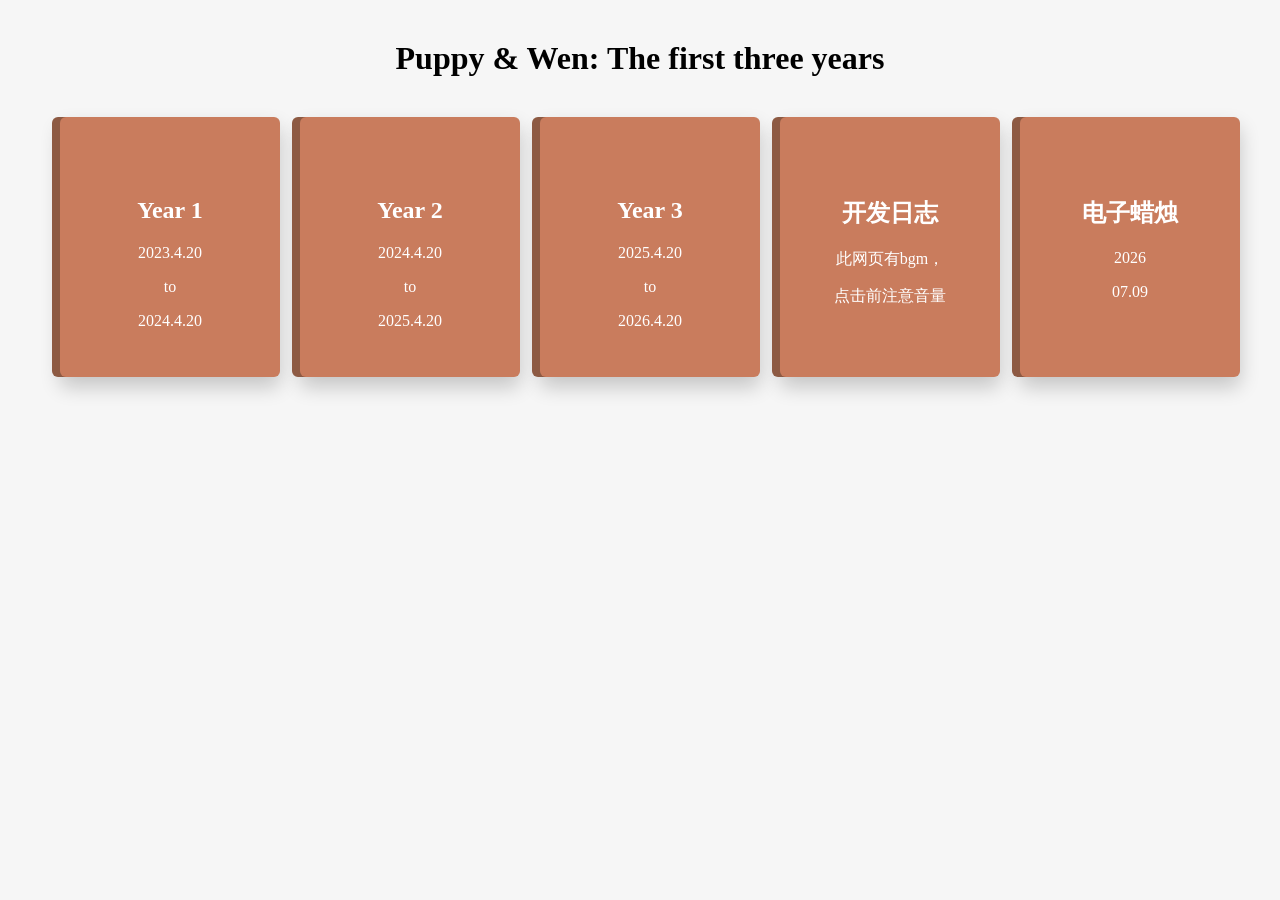
<file: index.html>
<!DOCTYPE html>
<html>

<head>

<meta charset="UTF-8">
<title>Our Diaries</title>

<link rel="stylesheet" href="css/style.css">
<meta name="viewport" content="width=device-width, initial-scale=1">
</head>

<body>

<h1 class="title">Puppy & Wen: The first three years</h1>

<div class="book-grid">

    <a href="blog/year_one.html" class="book">

        <div class="book-cover">
        
        <h2>Year 1</h2>
        
        <p>2023.4.20</p>
        <p>to</p>
        <p>2024.4.20</p>
        
        </div>
        
    </a>

    <a href="blog/year_two.html" class="book">

        <div class="book-cover">
        
        <h2>Year 2</h2>
        
        <p>2024.4.20</p>
        <p>to</p>
        <p>2025.4.20</p>
        
        </div>
        
    </a>

    <a href="blog/year_three.html" class="book">

        <div class="book-cover">
        
        <h2>Year 3</h2>
        
        <p>2025.4.20</p>
        <p>to</p>
        <p>2026.4.20</p>
        
        </div>
        
    </a>

    <a href="blog/develop_log.html" class="book">

        <div class="book-cover">
        
        <h2>开发日志</h2>

        <p>此网页有bgm，</p>
        <p>点击前注意音量</p>
        
        </div>
        
    </a>

    <a href="blog/birthday_cake.html" class="book">

        <div class="book-cover">
        
        <h2>电子蜡烛</h2>

        <p>2026</p>
        <p>07.09</p>
        
        </div>
        
    </a>


</div>


</body>

</html>
</file>
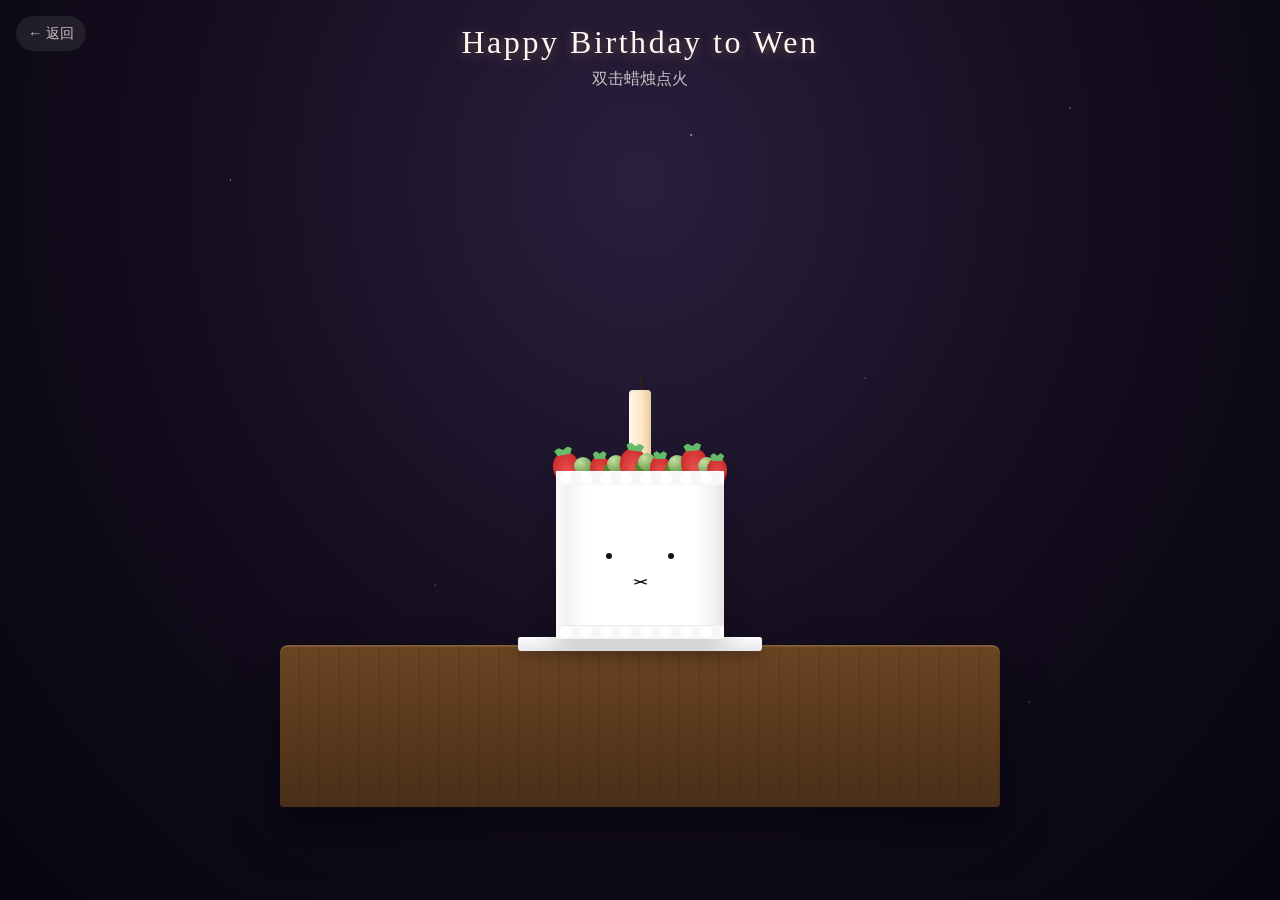
<file: blog/birthday_cake.html>
<!DOCTYPE html>
<html lang="zh">
<head>
  <meta charset="UTF-8">
  <meta name="viewport" content="width=device-width, initial-scale=1, viewport-fit=cover">
  <meta name="apple-mobile-web-app-capable" content="yes">
  <title>雯雯生日快乐</title>
  <link rel="stylesheet" href="../css/birthday_cake.css">
</head>
<body>

  <a class="back-link" href="../index.html">← 返回</a>

  <div class="scene">
    <div class="stars" aria-hidden="true"></div>

    <header class="title-bar">
      <h1>Happy Birthday to Wen</h1>
      <p class="hint" id="hint">双击蜡烛点火</p>
    </header>

    <div class="cake-stand">
      <div class="cake">
        <div class="cake-stack">
          <div class="candle-base">
            <div class="candle" id="candle"></div>
          </div>

          <div class="fruit-layer" aria-hidden="true">
            <div class="fruit-plane fruit-back">
              <span class="fruit grape" style="--x:8%;--y:8px"></span>
              <span class="fruit strawberry" style="--x:18%;--y:0"></span>
              <span class="fruit grape cluster" style="--x:28%;--y:10px"></span>
              <span class="fruit strawberry small" style="--x:38%;--y:0"></span>
              <span class="fruit grape" style="--x:48%;--y:12px"></span>
              <span class="fruit strawberry" style="--x:58%;--y:2px"></span>
              <span class="fruit grape cluster" style="--x:68%;--y:10px"></span>
              <span class="fruit strawberry small" style="--x:78%;--y:0"></span>
              <span class="fruit grape" style="--x:88%;--y:8px"></span>
              <span class="fruit strawberry" style="--x:94%;--y:5px"></span>
            </div>
            <div class="fruit-plane fruit-front">
              <span class="fruit strawberry" style="--x:6%;--y:14px"></span>
              <span class="fruit grape" style="--x:16%;--y:20px"></span>
              <span class="fruit strawberry small" style="--x:26%;--y:16px"></span>
              <span class="fruit grape cluster" style="--x:36%;--y:22px"></span>
              <span class="fruit strawberry" style="--x:46%;--y:18px"></span>
              <span class="fruit grape cluster" style="--x:54%;--y:24px"></span>
              <span class="fruit strawberry small" style="--x:62%;--y:16px"></span>
              <span class="fruit grape cluster" style="--x:72%;--y:22px"></span>
              <span class="fruit strawberry" style="--x:82%;--y:18px"></span>
              <span class="fruit grape" style="--x:90%;--y:20px"></span>
              <span class="fruit strawberry small" style="--x:96%;--y:14px"></span>
            </div>
          </div>

          <div class="cake-body">
            <div class="piped-edge piped-top"></div>
            <div class="miffy-face">
              <div class="miffy-eyes">
                <span class="eye"></span>
                <span class="eye"></span>
              </div>
              <span class="miffy-x" aria-hidden="true">
                <svg viewBox="0 0 32 14" width="32" height="14" fill="none" xmlns="http://www.w3.org/2000/svg">
                  <line x1="2" y1="12" x2="30" y2="2" stroke="#141414" stroke-width="3.5" stroke-linecap="round"/>
                  <line x1="2" y1="2" x2="30" y2="12" stroke="#141414" stroke-width="3.5" stroke-linecap="round"/>
                </svg>
              </span>
            </div>
            <div class="piped-edge piped-bottom"></div>
          </div>

          <div class="candle-upper" id="candleZone" aria-label="电子蜡烛，双击点火或吹灭">
            <div class="flame-wrap" id="flameWrap">
              <div class="flame-glow"></div>
              <div class="flame"></div>
              <div class="flame-inner"></div>
            </div>
            <div class="wick" id="wick"></div>
            <div class="smoke" id="smoke"></div>
          </div>
        </div>

        <div class="cake-board"></div>
      </div>

      <div class="table" aria-hidden="true"></div>
    </div>
  </div>

  <div class="blessing-stage" id="blessingStage" aria-live="polite"></div>

  <script src="../js/birthday_cake.js"></script>
</body>
</html>
</file>
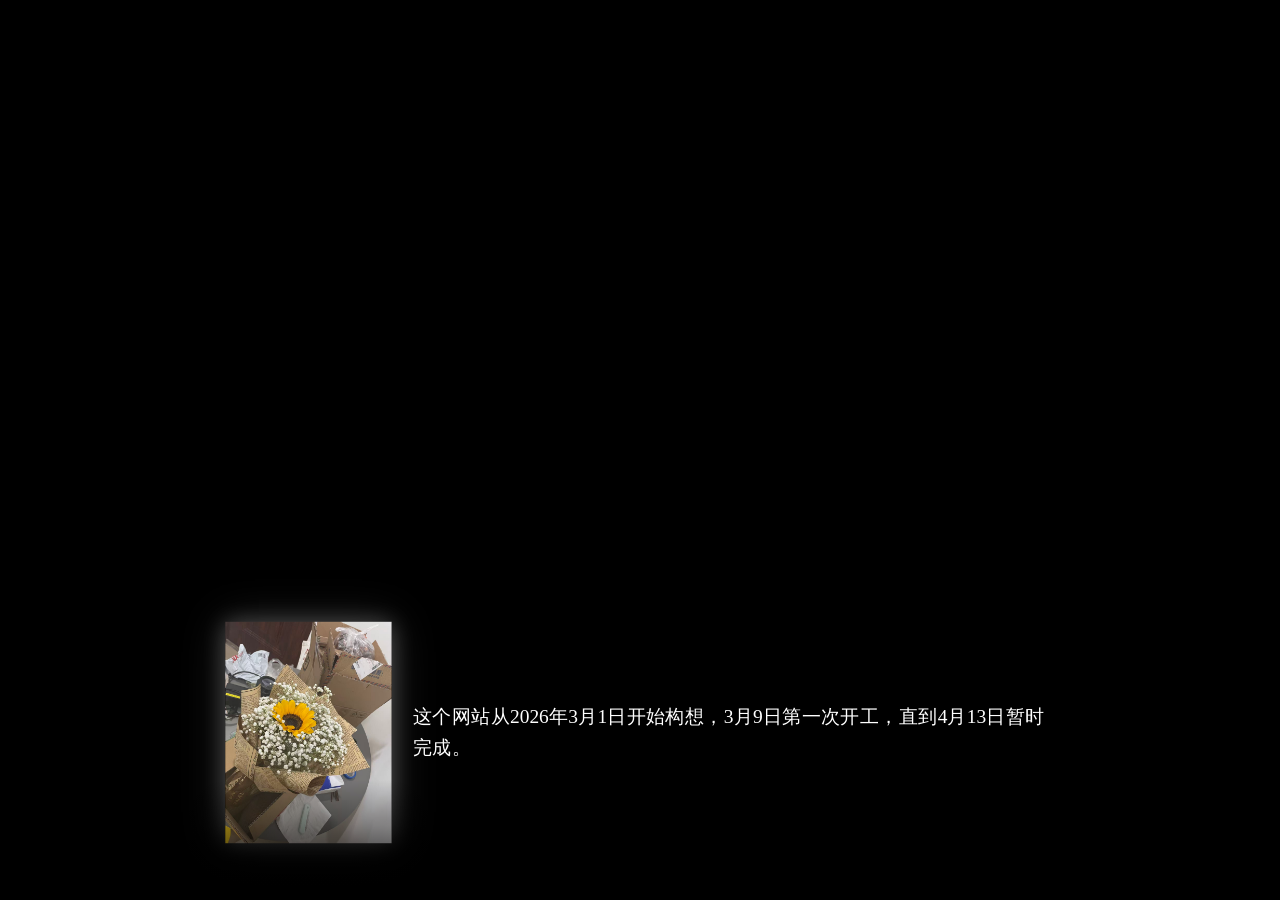
<file: blog/develop_log.html>
<!DOCTYPE html>
<html lang="zh">
<head>
<meta charset="UTF-8">
<title>develop diary</title>
<link rel="stylesheet" href="../css/develop_log.css">
</head>

<body>

<!-- 背景音乐 -->
<audio autoplay loop>
  <source src="../audio/music1.mp3" type="audio/mpeg">
</audio>

<div class="credits-container">

  <div class="credits">

    <!-- 每一段 -->
    <div class="block left">
      <img src="../images/flowers/f01.jpg">
      <p>这个网站从2026年3月1日开始构想，3月9日第一次开工，直到4月13日暂时完成。</p>
    </div>

    <div class="block right">
      <img src="../images/flowers/f02.jpg">
      <p>我很早就想给我们准备一些特别的节日礼物，正好从南岛回来阴差阳错看到有人把自己拍的照片做成像摄影杂志一样的纸质书籍。我自认为没有排出那么多适合印刷的照片，并且我也觉得平常生活中那些不是“大片级”的照片依然值得纪念，因此想到通过做一个网页
        来存放我们一起走过的记忆。最终网页呈现如此效果纯属偶然，我本来告诉GPT我想要图片和文字像杂志一样排版，每一页一张大图和短短的配文，但是它给我的样式却有一种拍立得小贴画的感觉，所以我决定从现在开始把它做成拍立得墙吧。
    </p>
      
    </div>

    <div class="block left">
      <img src="../images/flowers/f03.jpg">
      <p>我在小红书看到有人做网页表白，大家的评价都是吃力不讨好，确实初学者很难做出让人眼前一亮乃至感动的效果。现在看来确实吃力，制作网页远不是PPT那么简单，但是我相信一定是讨好的，因为我知道雯会欣赏一切我付出了汗水的东西，正是这样我才爱和雯在一起。
      </p>
    </div>

    <div class="block right">
      <img src="../images/flowers/f04.jpg">
      <p>3月10日 给拍立得添加了随机颜色，随机旋转和偏移，添加了随机胶带，添加了阴影，添加了鼠标悬停摆正放大效果。添加了滚动的时候照片浮动的效果（这个功能可能不是很必要，也许后期会删掉）
      </p>
    </div>

    <div class="block left">
      <img src="../images/flowers/f05.jpg">
      <p>3月11日 解决了拍立得浮动偏移的问题，今天还和雯雯吵了一架，委屈的时候都是靠贴照片挺过来的，每次看到我们以前一起的照片就会心里感到稳定！一个很纠结的点是有些很有纪念意义的事情没有很上镜的照片，比如雯雯第一次来南京找我、泡温泉，都没有很好的照片。
        今天想清楚了这件事，主要我做的还是照片墙，一眼浏览过去的效果很重要，特别有意义的事情我们都不会忘记的，不需要用照片来加强记忆，更多的是翻出一些意外好看的照片，唤起一些已经模糊的印象！
    </p>
    </div>

    <div class="block right">
      <img src="../images/flowers/f06.jpg">
      <p>3月16日 今天开始做第二年的内容。突然有了一点闲的时间，想尝试一些新的页面风格。GPT给我推荐了一些类似瀑布流的，但是我觉得容易注意力分配不均匀，因此尝试一下做时间轴吧
      </p>
    </div>

    <div class="block left">
      <img src="../images/flowers/f07.jpg">
      <p>3月17日 改了一个小时时间轴的风格，还是不咋满意，感觉这个风格手搓好难搞出高级感啊。。。调了很久，放弃了很多动态的设定，搞成现在这样静态的应该后面就不动了，似乎目前这样对于看图来说是最好的
      </p>
    </div>

    <div class="block right">
      <img src="../images/flowers/f08.jpg">
      <p>3月19日 着重解决一下手机端的显示问题。没想到这年头仍然没有很成熟的一站式解决方案，一个网站想要电脑手机都好看还是很困难啊。。。堪比同时写两套网页还要嵌合在一个html里面。今天真的是发散思维好丰富啊，已经把
        新的第三个页面想好了，准备搞一个世界地图，然后照片浮动在地图上面。同时我准备把这个日志页面改成一个电影结束一样的致谢，嘻嘻，工作量不小啊。
    </p>
    </div>

    <div class="block left">
      <img src="../images/flowers/f09.jpg">
      <p>3月20日 今天更新完了year2的所有素材和内容，开始准备写year3的框架。
      </p>
    </div>

    <div class="block right">
      <img src="../images/flowers/f10.jpg">
      <p>3月23日 真不容易啊做个地图，尝试了leaflet，尝试了WebGIS，都没有想要的效果，然后调试起来又特别复杂。我都有点不舍得驱使AI去一直给我该改改了。。。
      </p>
    </div>

    <div class="block left">
      <img src="../images/flowers/f11.jpg">
      <p>3月24日 大致定好了页面的整体风格，事实证明太fancy的设计往往实现不了，能够估计现有能力然后做出一些平庸的设计就很不错了。搞了整整一下午啊，在抓狂和妥协中总算对当前的视觉效果满意了，可惜每次陷入开发中，回头完整看一遍网站呈现效果又觉得很简陋，
        不知道雯雯到时候能够get到多少我的小巧思 嘻嘻。
    </p>
    </div>

    <div class="block right">
      <img src="../images/flowers/f12.jpg">
      <p> 4月5日 今天把year3更新到7月10号了，这个版面看久了就有点厌了，完全直男设计没有美感啊，越看越觉得简陋，雯雯到时候不会不喜欢吧
      </p>
    </div>

    <div class="block left">
      <img src="../images/flowers/f13.jpg">
      <p>4月9日 完成了所有的图片的更新，剩下就是把这个开发日志页面装饰一下发布出去了！我目前的想法是做成一个类似电影结尾cast的效果，最好还能配上背景音乐。
        同时再做一点图片配在旁边，就按照我们所有的花作为线索吧~剩下的时间就是慢慢打磨这个页面了，还有11天，加油姜姜！
    </p>
    </div>

    <div class="block right">
      <img src="../images/flowers/f13.png">
      <p>4月13日 把整个开发日志版面素材整理好了，再微调了一下index入口，差不多就这样了吧，感觉真的就这样了呀，希望雯雯能够喜欢！还有7天就是三周年了，这三周年
        姜姜过的日子比以前所有日子加起来都要精彩，雯雯以后还要和我一起创造更多美好的回忆！让这个网站就这么一直维护下去吧~
    </p>
    </div>

    <div class="block left">
      <img src="../images/flowers/f13.png">
      <p>7月9日 凌晨起来把雯雯的电子蜡烛和蛋糕vibe coding好了。果然发现其实最难的是平面设计，就米菲兔两个眼睛一个嘴巴调整了一万年。。。希望雯雯会喜欢吧~</p>
    </div>

    




  </div>

</div>


<script>
    const blocks = document.querySelectorAll('.block');
    
    function updateActiveBlock() {
      const centerY = window.innerHeight / 2;
    
      let closest = null;
      let minDist = Infinity;
    
      blocks.forEach(block => {
        const rect = block.getBoundingClientRect();
        const blockCenter = rect.top + rect.height / 2;
        const dist = Math.abs(centerY - blockCenter);
    
        if (dist < minDist) {
          minDist = dist;
          closest = block;
        }
      });
    
      blocks.forEach(b => b.classList.remove('active'));
      if (closest) closest.classList.add('active');
    }
    
    function loop() {
      updateActiveBlock();
      requestAnimationFrame(loop);
    }
    
    loop();
    </script>

<script>
    const credits = document.querySelector('.credits');
    const targets = document.querySelectorAll('.block img, .block p');
    
    let isPaused = false;
    
    /* ===== 桌面 hover ===== */
    targets.forEach(el => {
      el.addEventListener('mouseenter', () => {
        credits.style.animationPlayState = 'paused';
        isPaused = true;
      });
    
      el.addEventListener('mouseleave', () => {
        credits.style.animationPlayState = 'running';
        isPaused = false;
      });
    });
    
    /* ===== 手机 tap ===== */
    targets.forEach(el => {
      el.addEventListener('click', (e) => {
        e.stopPropagation(); // 防止冒泡到 document
    
        credits.style.animationPlayState = 'paused';
        isPaused = true;
      });
    });
    
    /* ===== 点击其它地方 → 恢复 ===== */
    document.addEventListener('click', () => {
      if (isPaused) {
        credits.style.animationPlayState = 'running';
        isPaused = false;
      }
    });
    
    /* ===== 防止 touch 触发两次 click（移动端优化） ===== */
    let touchUsed = false;
    
    document.addEventListener('touchstart', () => {
      touchUsed = true;
    });
    
    document.addEventListener('click', (e) => {
      if (touchUsed) {
        e.preventDefault();
        touchUsed = false;
      }
    });
    </script>
</body>
</html>
</file>
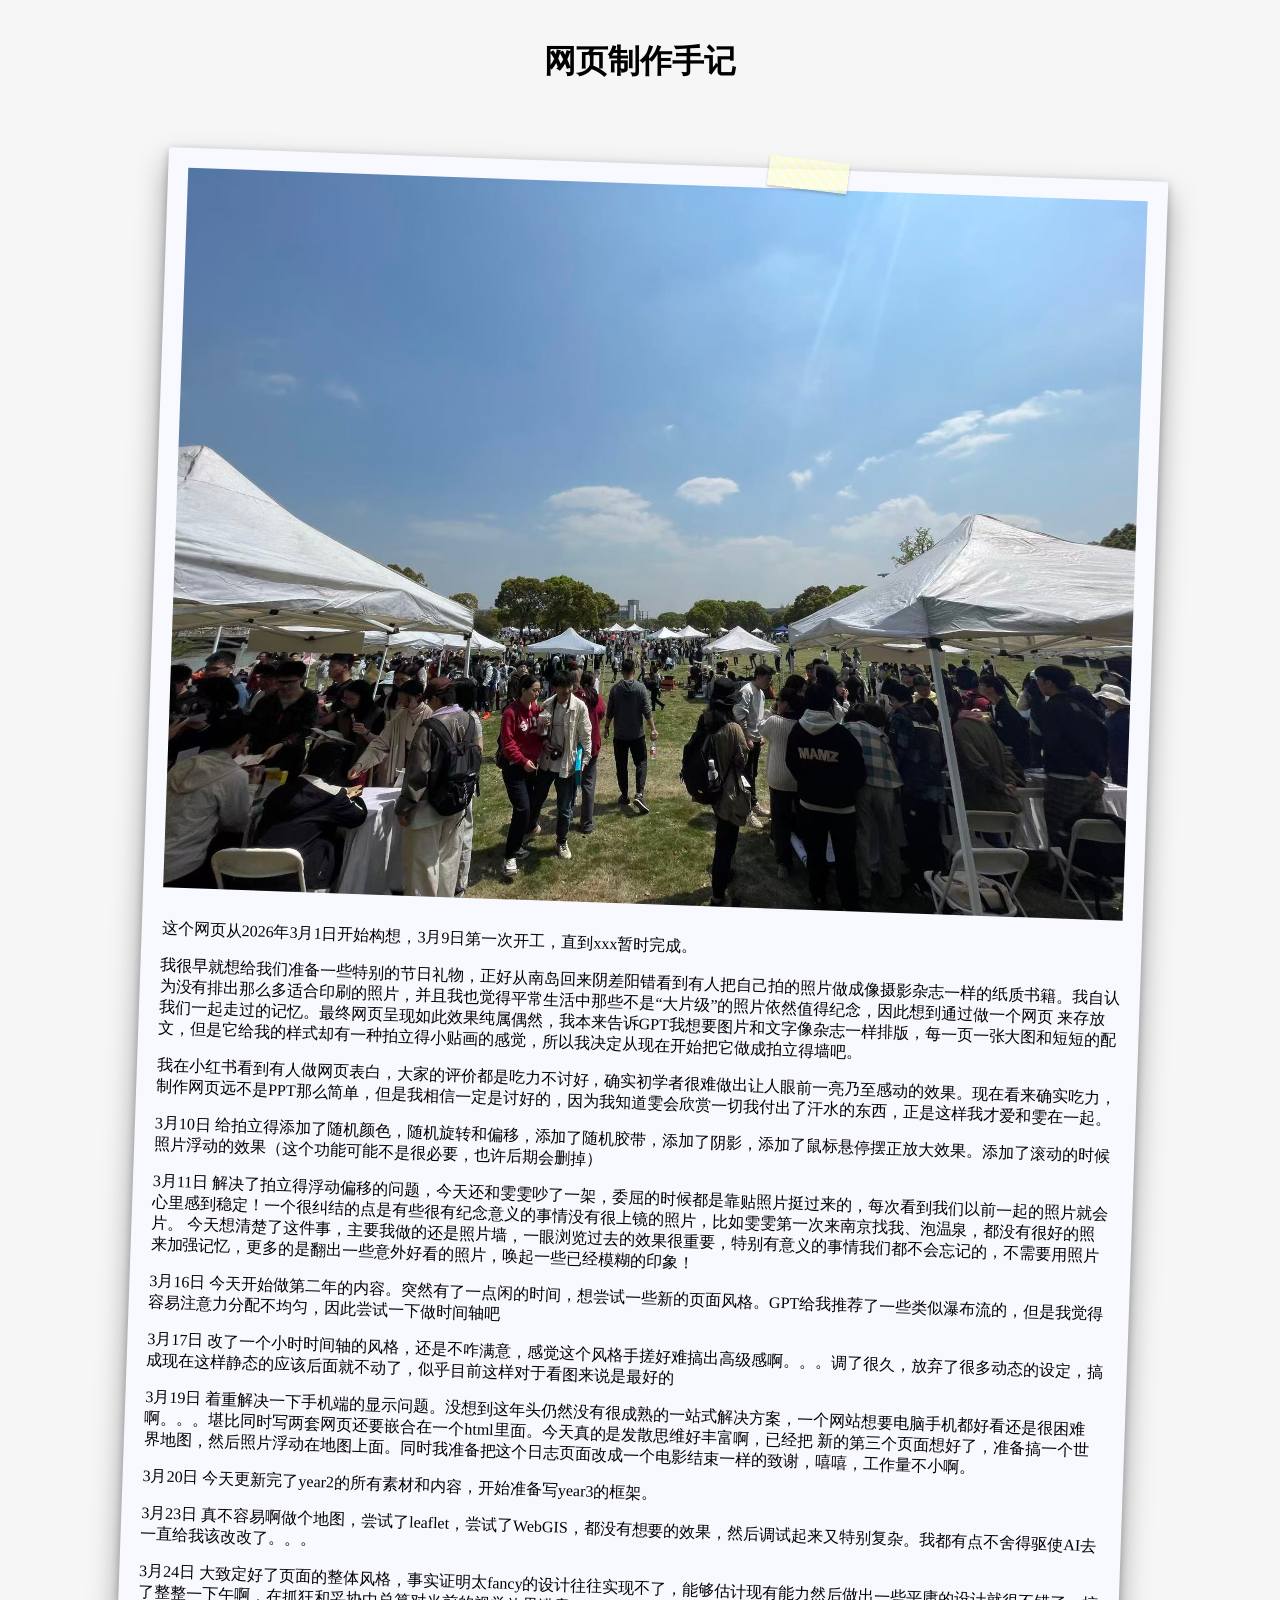
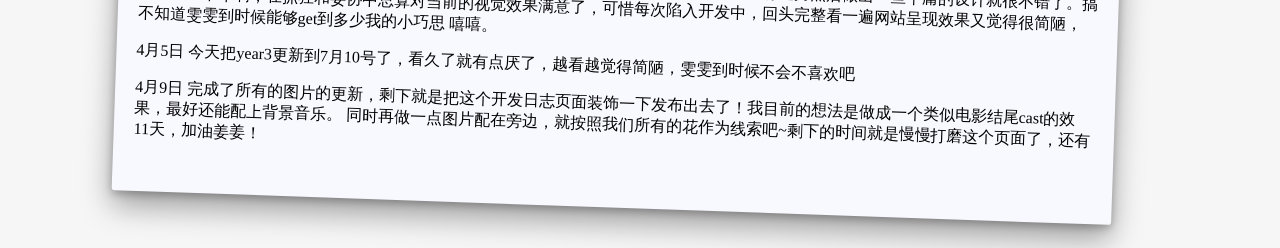
<file: blog/logs.html>
<!DOCTYPE html>
<html>

<head>

<meta charset="UTF-8">
<title>The first year</title>

<link rel="stylesheet" href="../css/style.css">
<!-- <link href="https://cdnjs.cloudflare.com/ajax/libs/lightbox2/2.11.4/css/lightbox.min.css" rel="stylesheet"> -->

</head>

<body>

<h1 class="title">网页制作手记</h1>

<div class="magazine">

    <div class="page">
        <div class="photo-layout">

            <img src="../images/year1/photo4.jpg">
            
        </div>
    <p>
        这个网页从2026年3月1日开始构想，3月9日第一次开工，直到xxx暂时完成。 
    </p>
    <p>
        我很早就想给我们准备一些特别的节日礼物，正好从南岛回来阴差阳错看到有人把自己拍的照片做成像摄影杂志一样的纸质书籍。我自认为没有排出那么多适合印刷的照片，并且我也觉得平常生活中那些不是“大片级”的照片依然值得纪念，因此想到通过做一个网页
        来存放我们一起走过的记忆。最终网页呈现如此效果纯属偶然，我本来告诉GPT我想要图片和文字像杂志一样排版，每一页一张大图和短短的配文，但是它给我的样式却有一种拍立得小贴画的感觉，所以我决定从现在开始把它做成拍立得墙吧。
    </p>
    <p>
        我在小红书看到有人做网页表白，大家的评价都是吃力不讨好，确实初学者很难做出让人眼前一亮乃至感动的效果。现在看来确实吃力，制作网页远不是PPT那么简单，但是我相信一定是讨好的，因为我知道雯会欣赏一切我付出了汗水的东西，正是这样我才爱和雯在一起。
    </p>
    <p>
        3月10日 给拍立得添加了随机颜色，随机旋转和偏移，添加了随机胶带，添加了阴影，添加了鼠标悬停摆正放大效果。添加了滚动的时候照片浮动的效果（这个功能可能不是很必要，也许后期会删掉）
    </p>
    <p>
        3月11日 解决了拍立得浮动偏移的问题，今天还和雯雯吵了一架，委屈的时候都是靠贴照片挺过来的，每次看到我们以前一起的照片就会心里感到稳定！一个很纠结的点是有些很有纪念意义的事情没有很上镜的照片，比如雯雯第一次来南京找我、泡温泉，都没有很好的照片。
        今天想清楚了这件事，主要我做的还是照片墙，一眼浏览过去的效果很重要，特别有意义的事情我们都不会忘记的，不需要用照片来加强记忆，更多的是翻出一些意外好看的照片，唤起一些已经模糊的印象！
    </p>
    <p>
        3月16日 今天开始做第二年的内容。突然有了一点闲的时间，想尝试一些新的页面风格。GPT给我推荐了一些类似瀑布流的，但是我觉得容易注意力分配不均匀，因此尝试一下做时间轴吧
    </p>
    <p>
        3月17日 改了一个小时时间轴的风格，还是不咋满意，感觉这个风格手搓好难搞出高级感啊。。。调了很久，放弃了很多动态的设定，搞成现在这样静态的应该后面就不动了，似乎目前这样对于看图来说是最好的
    </p>
    <p>
        3月19日 着重解决一下手机端的显示问题。没想到这年头仍然没有很成熟的一站式解决方案，一个网站想要电脑手机都好看还是很困难啊。。。堪比同时写两套网页还要嵌合在一个html里面。今天真的是发散思维好丰富啊，已经把
        新的第三个页面想好了，准备搞一个世界地图，然后照片浮动在地图上面。同时我准备把这个日志页面改成一个电影结束一样的致谢，嘻嘻，工作量不小啊。
    </p>
    <p>
        3月20日 今天更新完了year2的所有素材和内容，开始准备写year3的框架。
    </p>
    <p>
        3月23日 真不容易啊做个地图，尝试了leaflet，尝试了WebGIS，都没有想要的效果，然后调试起来又特别复杂。我都有点不舍得驱使AI去一直给我该改改了。。。
    </p>
    <p>
        3月24日 大致定好了页面的整体风格，事实证明太fancy的设计往往实现不了，能够估计现有能力然后做出一些平庸的设计就很不错了。搞了整整一下午啊，在抓狂和妥协中总算对当前的视觉效果满意了，可惜每次陷入开发中，回头完整看一遍网站呈现效果又觉得很简陋，
        不知道雯雯到时候能够get到多少我的小巧思 嘻嘻。
    </p>
    <p>
        4月5日 今天把year3更新到7月10号了，看久了就有点厌了，越看越觉得简陋，雯雯到时候不会不喜欢吧
    </p>
    <p>
        4月9日 完成了所有的图片的更新，剩下就是把这个开发日志页面装饰一下发布出去了！我目前的想法是做成一个类似电影结尾cast的效果，最好还能配上背景音乐。
        同时再做一点图片配在旁边，就按照我们所有的花作为线索吧~剩下的时间就是慢慢打磨这个页面了，还有11天，加油姜姜！
    </p>
    </div>



</div>
<!-- <script src="https://cdnjs.cloudflare.com/ajax/libs/lightbox2/2.11.4/js/lightbox.min.js"></script> -->
</body>

</html>
</file>
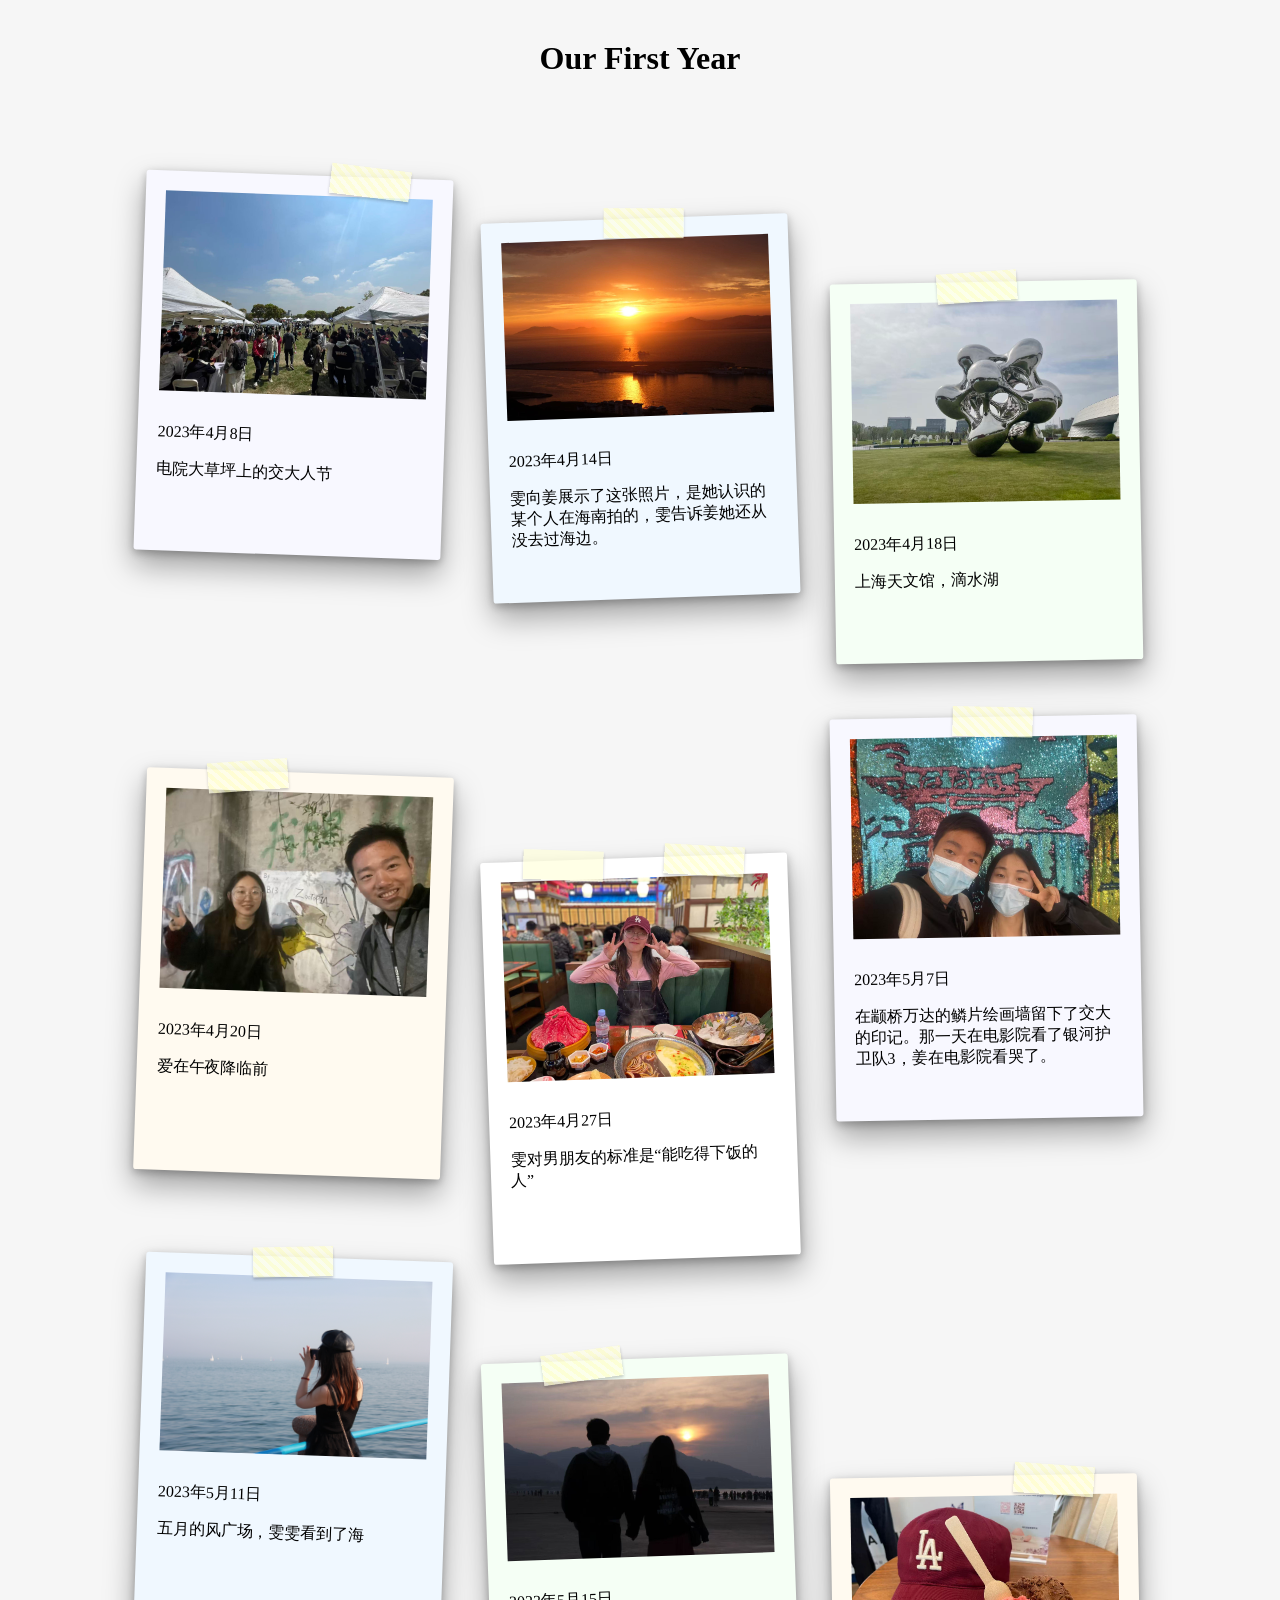
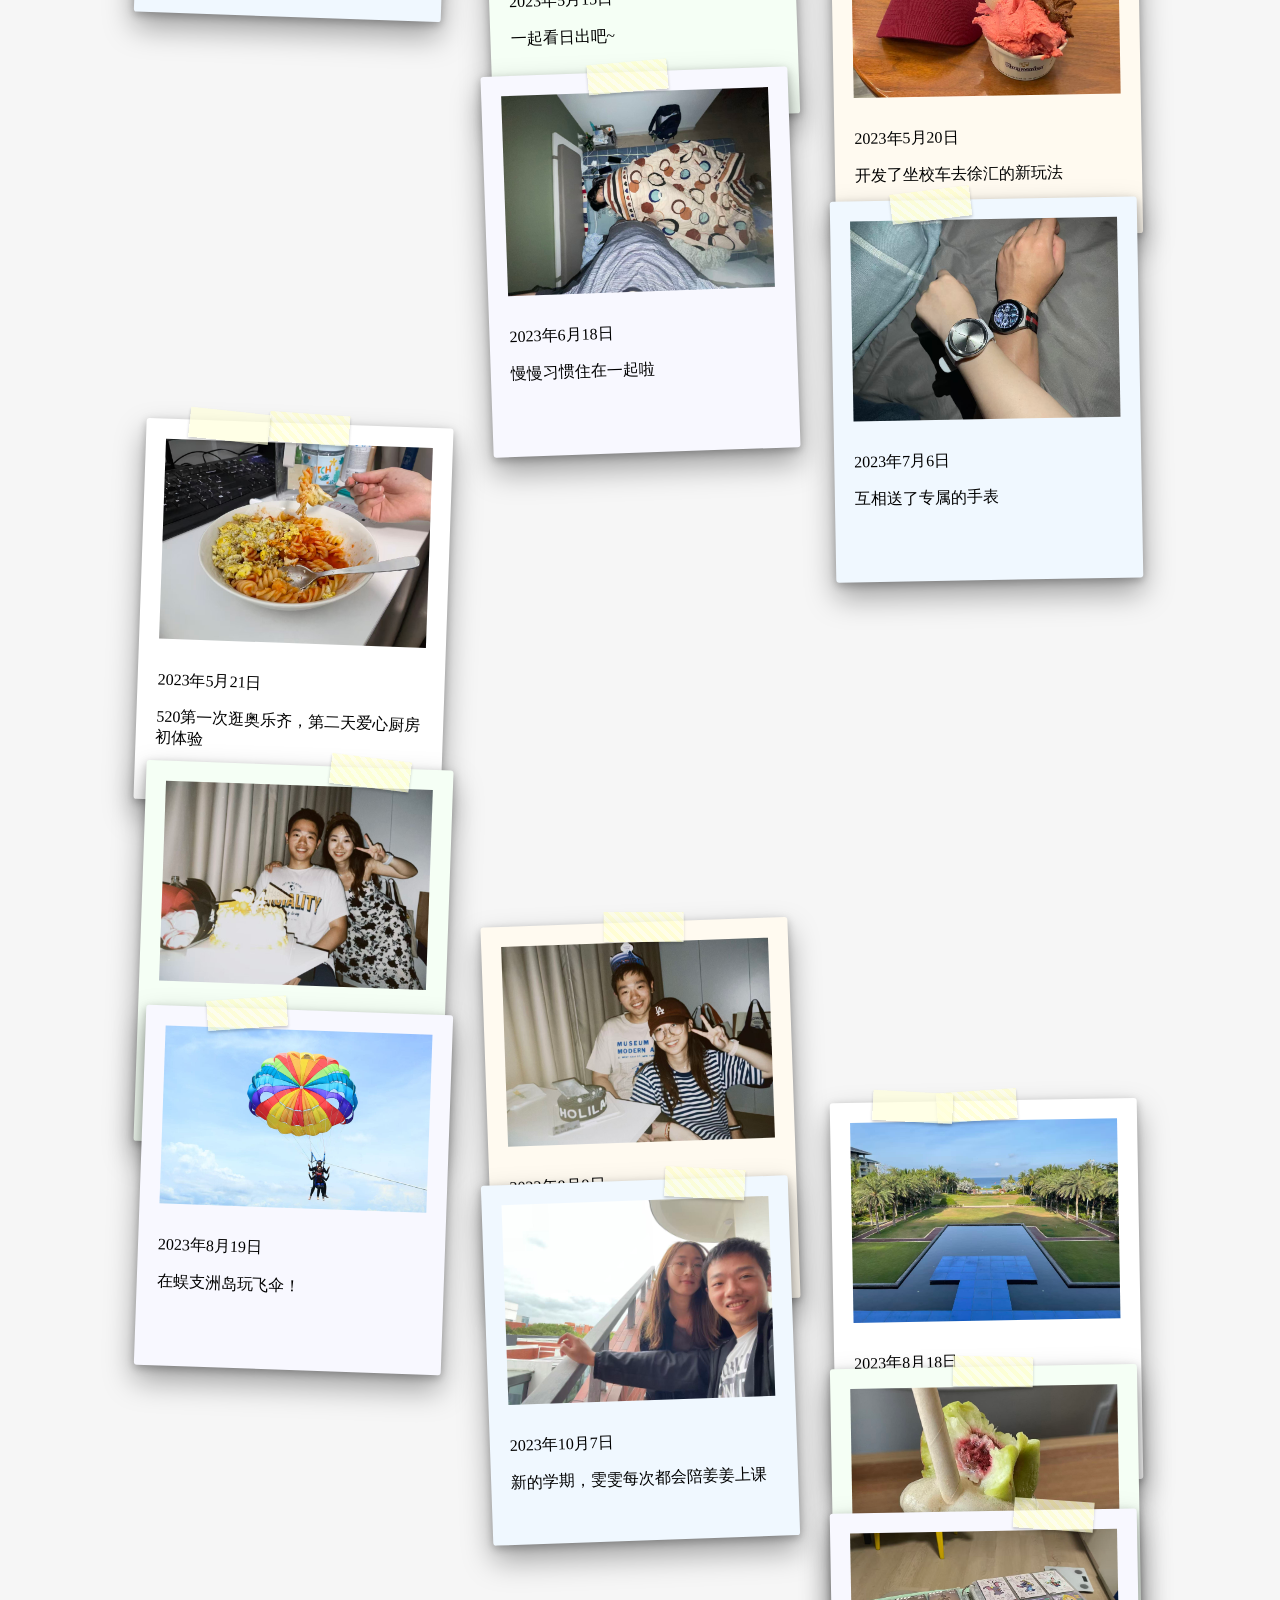
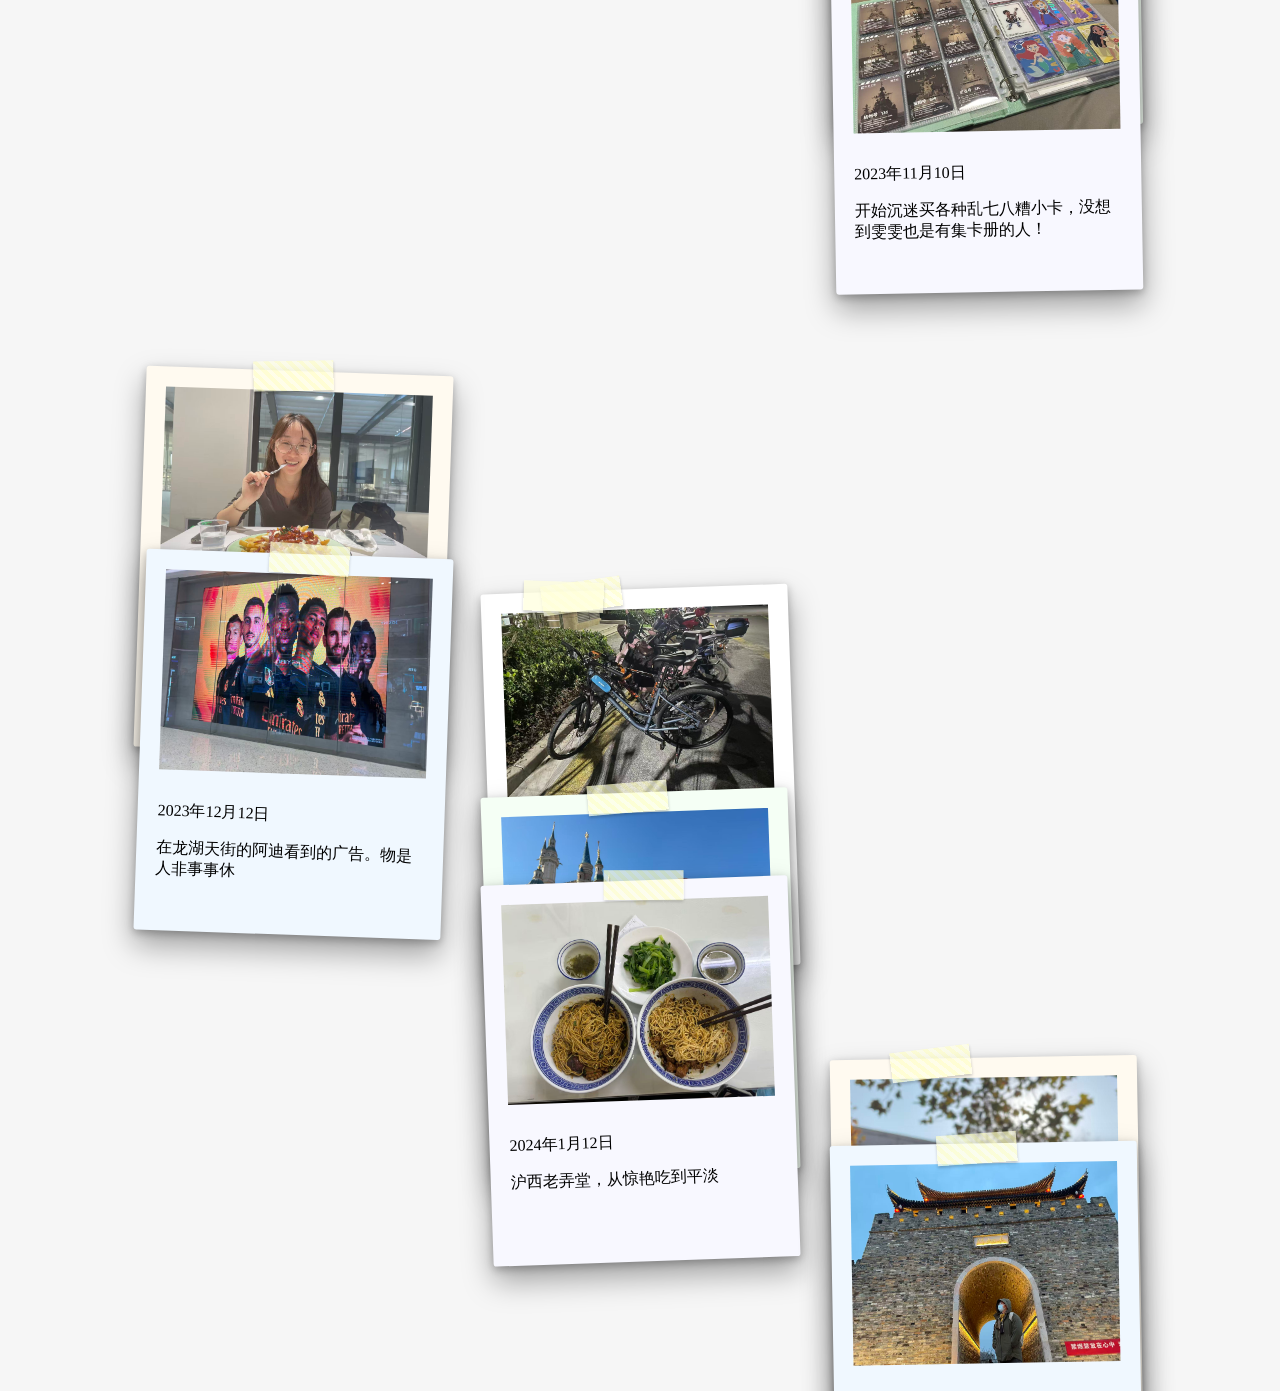
<file: blog/year_one.html>
<!DOCTYPE html>
<html>

<head>

<meta charset="UTF-8">
<title>Year One</title>

<link rel="stylesheet" href="../css/style.css">
<!-- <link href="https://cdnjs.cloudflare.com/ajax/libs/lightbox2/2.11.4/css/lightbox.min.css" rel="stylesheet"> -->
<meta name="viewport" content="width=device-width, initial-scale=1">
</head>

<body>

<h1 class="title">Our First Year</h1>

<div class="magazine">

    <div class="page">
        <div class="photo-layout">

            <img src="../images/year1/photo4.jpg">
            
        </div>
    <p>
        2023年4月8日
    </p>
    <p>
        电院大草坪上的交大人节
    </p>
    </div>

    <div class="page">
        <div class="photo-layout">
            <img src="../images/year1/photo5.jpg">
        </div>
        <p>
            2023年4月14日
        </p>
        <p>
            雯向姜展示了这张照片，是她认识的某个人在海南拍的，雯告诉姜她还从没去过海边。
        </p>

        </div>

    <div class="page">
        <div class="photo-layout">
            <img src="../images/year1/photo7.jpg">
        </div>
        <p>
            2023年4月18日
        </p>
        <p>
            上海天文馆，滴水湖
        </p>
        
        </div>

    <div class="page">
        <div class="photo-layout">
            <img src="../images/year1/photo6.jpg">
        </div>
        
        
        <p>
            2023年4月20日
        </p>
        <p>
            爱在午夜降临前
        </p>
        
        </div>

    <div class="page">
        <div class="photo-layout">
            <img src="../images/year1/photo8.jpg">
        </div>
        
        <p>
            2023年4月27日
        </p>
        <p>
            雯对男朋友的标准是“能吃得下饭的人”
        </p>
        
        </div>

    <div class="page">
        <div class="photo-layout">
            <img src="../images/year1/photo12.jpg">
        </div>
        
        
        <p>
            2023年5月7日
        </p>
        <p>
            在颛桥万达的鳞片绘画墙留下了交大的印记。那一天在电影院看了银河护卫队3，姜在电影院看哭了。
        </p>
        
        </div>

    <div class="page">
        <div class="photo-layout">
            <img src="../images/year1/photo10.jpg">
        </div>
        
        
        <p>
            2023年5月11日
        </p>
        <p>
            五月的风广场，雯雯看到了海
        </p>
        
        </div>

    <div class="page">
        <div class="photo-layout">
            <img src="../images/year1/photo14.jpg">
        </div>
        
        
        <p>
            2023年5月15日
        </p>
        <p>
            一起看日出吧~
        </p>
        
        </div>

    <div class="page">
        <div class="photo-layout">
            <img src="../images/year1/photo11.jpg">
        </div>
        
        
        <p>
            2023年5月20日
        </p>
        <p>
            开发了坐校车去徐汇的新玩法
        </p>
        
        </div>

    <div class="page">
        <div class="photo-layout">
            <img src="../images/year1/photo13.jpg">
        </div>
        
        
        <p>
            2023年5月21日
        </p>
        <p>
            520第一次逛奥乐齐，第二天爱心厨房初体验
        </p>
        
        </div>


    <div class="page">
        <div class="photo-layout">
            <img src="../images/year1/photo15.jpg">
        </div>
        
        
        <p>
            2023年6月18日
        </p>
        <p>
            慢慢习惯住在一起啦
        </p>
        
    </div>

    <div class="page">
        <div class="photo-layout">
            <img src="../images/year1/photo16.jpg">
        </div>
        
        
        <p>
            2023年7月6日
        </p>
        <p>
            互相送了专属的手表
        </p>
        
    </div>

    <div class="page">
        <div class="photo-layout">
            <img src="../images/year1/photo17.jpg">
        </div>
        
        
        <p>
            2023年7月9日
        </p>
        <p>
            生日快乐~雯雯！
        </p>
        
    </div>

    <div class="page">
        <div class="photo-layout">
            <img src="../images/year1/photo18.jpg">
        </div>
        
        
        <p>
            2023年8月9日
        </p>
        <p>
            生日快乐~姜姜！
        </p>
        
    </div>

    <div class="page">
        <div class="photo-layout">
            <img src="../images/year1/photo19.jpg">
        </div>
        
        
        <p>
            2023年8月18日
        </p>
        <p>
            一起住度假酒店！喜欢这样放松的旅行~
        </p>
        
    </div>

    <div class="page">
        <div class="photo-layout">
            <img src="../images/year1/photo20.jpg">
        </div>
        
        
        <p>
            2023年8月19日
        </p>
        <p>
            在蜈支洲岛玩飞伞！
        </p>
        
    </div>

    <div class="page">
        <div class="photo-layout">
            <img src="../images/year1/photo21.jpg">
        </div>
        
        
        <p>
            2023年10月7日
        </p>
        <p>
            新的学期，雯雯每次都会陪姜姜上课
        </p>
        
    </div>

    <div class="page">
        <div class="photo-layout">
            <img src="../images/year1/photo22.jpg">
        </div>
        
        
        <p>
            2023年10月26日
        </p>
        <p>
            喜欢喝干姜水
        </p>
        
    </div>

    <div class="page">
        <div class="photo-layout">
            <img src="../images/year1/photo23.jpg">
        </div>
        
        
        <p>
            2023年11月2日
        </p>
        <p>
            下班之后在伊诺咖啡吃吃吃
        </p>
        
    </div>

    <div class="page">
        <div class="photo-layout">
            <img src="../images/year1/photo24.jpg">
        </div>
        
        
        <p>
            2023年11月7日
        </p>
        <p>
            雯雯的新自行车
        </p>
        
    </div>

    <div class="page">
        <div class="photo-layout">
            <img src="../images/year1/photo25.jpg">
        </div>
        
        
        <p>
            2023年11月10日
        </p>
        <p>
            开始沉迷买各种乱七八糟小卡，没想到雯雯也是有集卡册的人！
        </p>
        
    </div>

    <div class="page">
        <div class="photo-layout">
            <img src="../images/year1/photo26.jpg">
        </div>
        
        
        <p>
            2023年12月12日
        </p>
        <p>
            在龙湖天街的阿迪看到的广告。物是人非事事休
        </p>
        
    </div>
    
    <div class="page">
        <div class="photo-layout">
            <img src="../images/year1/photo27.jpg">
        </div>
        
        
        <p>
            2023年12月22日
        </p>
        <p>
            在童话世界，我们的心愿都会实现的~
        </p>
        
    </div>

    <div class="page">
        <div class="photo-layout">
            <img src="../images/year1/photo28.jpg">
        </div>
        
        
        <p>
            2023年12月31日
        </p>
        <p>
            坐了4个小时车从武汉市区到达乡下，就这么一起度过了第一个新年
        </p>
        
    </div>

    <div class="page">
        <div class="photo-layout">
            <img src="../images/year1/photo29.jpg">
        </div>
        
        
        <p>
            2024年1月1日
        </p>
        <p>
            雯雯手里的捧花，最后又被姜姜抢回来了
        </p>
        
    </div>

    <div class="page">
        <div class="photo-layout">
            <img src="../images/year1/photo30.jpg">
        </div>
        
        
        <p>
            2024年1月12日
        </p>
        <p>
            沪西老弄堂，从惊艳吃到平淡
        </p>
        
    </div>

    <div class="page">
        <div class="photo-layout">
            <img src="../images/year1/photo31.jpg">
        </div>
        
        
        <p>
            2024年1月22日
        </p>
        <p>
            去到雯雯小时候长大的地方
        </p>
        
    </div>

    <div class="page">
        <div class="photo-layout">
            <img src="../images/year1/photo32.jpg">
        </div>
        
        
        <p>
            2024年3月2日
        </p>
        <p>
            在苏州买了APM的对戒
        </p>
        
    </div>

    <div class="page">
        <div class="photo-layout">
            <img src="../images/year1/photo33.jpg">
        </div>
        
        
        <p>
            2024年3月30日
        </p>
        <p>
            小美女毕业啦
        </p>
        
    </div>

    

</div>


<!-- <script src="https://cdnjs.cloudflare.com/ajax/libs/lightbox2/2.11.4/js/lightbox.min.js"></script> -->

<script>

    const pages = document.querySelectorAll(".page");
    
    window.addEventListener("scroll", () => {
    
        pages.forEach((page, index) => {
    
            const rect = page.getBoundingClientRect();
    
            const center = rect.top + rect.height / 2;
    
            const screenCenter = window.innerHeight / 2;
    
            const distance = center - screenCenter;
    
            const speed = 0.05 + (index % 5) * 0.02;
    
            const offset = distance * speed;
    
            page.style.setProperty("--floatY", offset + "px");
    
        });
    
    });
    
    </script>


</body>

</html>
</file>
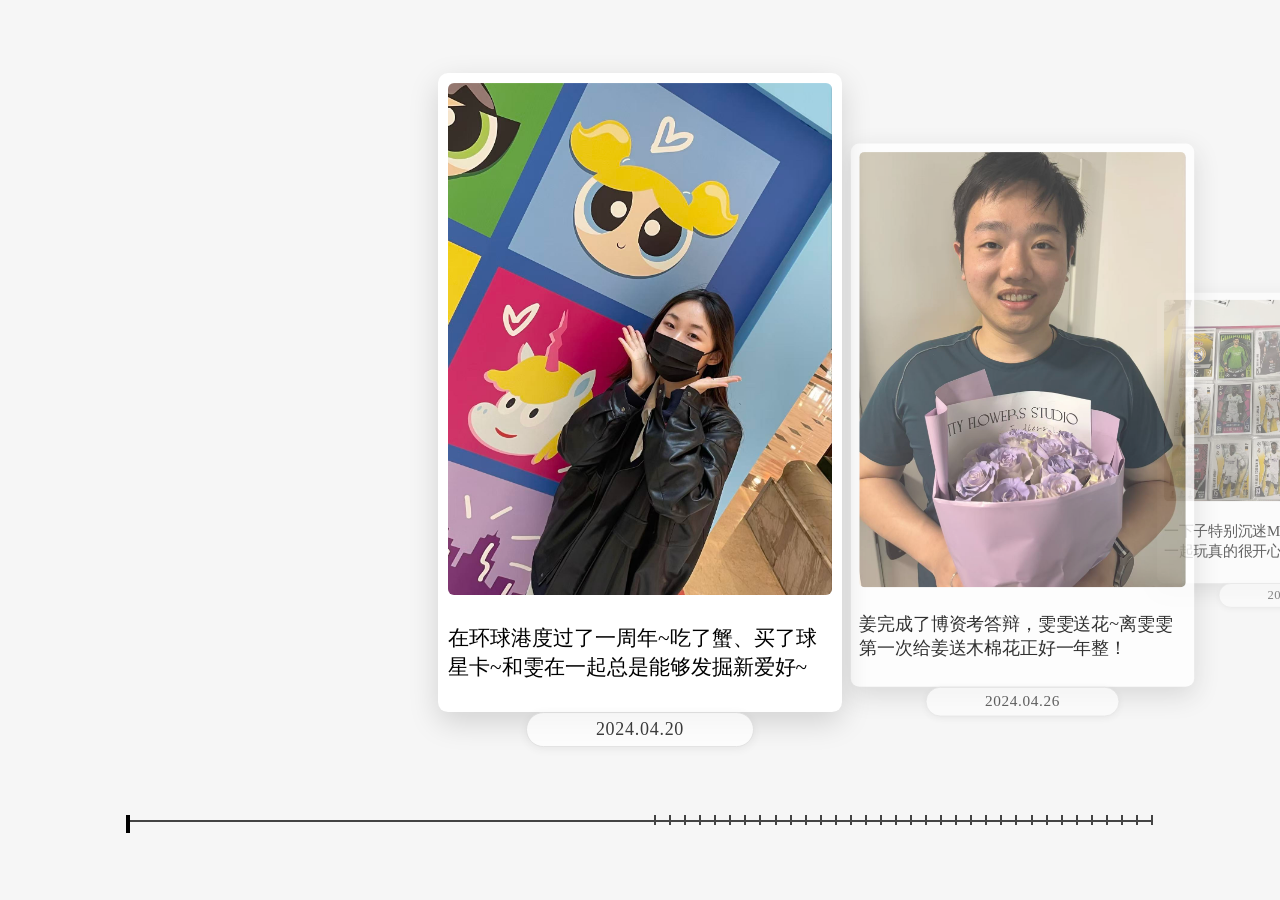
<file: blog/year_two.html>
<!DOCTYPE html>
<html>
<head>
<meta charset="UTF-8">
<title>Year Two</title>
<link rel="stylesheet" href="../css/timeline.css">
<meta name="viewport" content="width=device-width, initial-scale=1.0">
</head>

<body>

<div class="timeline-wrapper">

  <div class="timeline-track">

    <div class="entry">

        <div class="card">

            <img src="../images/year2/photo35.jpg">
<!--       
            <div class="image-box vertical">
                <img src="../images/year2/photo35.jpg">
            </div> -->
      
            <p class="caption">在环球港度过了一周年~吃了蟹、买了球星卡~和雯在一起总是能够发掘新爱好~</p>
      
        </div>
      
        <div class="connector"></div>
        <div class="time">2024.04.20</div>
      
    </div>

    <div class="entry">

        <div class="card">
            <img src="../images/year2/photo34.jpg">
            <!-- <div class="image-box vertical">
                <img src="../images/year2/photo34.jpg">
            </div> -->
      
            <p class="caption">姜完成了博资考答辩，雯雯送花~离雯雯第一次给姜送木棉花正好一年整！</p>
      
        </div>
      
        <div class="connector"></div>
        <div class="time">2024.04.26</div>
      
    </div>

    <div class="entry">

        <div class="card">
            <img src="../images/year2/photo36.jpg">
            <!-- <div class="image-box vertical">
                <img src="../images/year2/photo36.jpg">
            </div> -->
      
            <p class="caption">一下子特别沉迷Match Attax卡了~和雯雯一起玩真的很开心！</p>
      
        </div>
      
        <div class="connector"></div>
        <div class="time">2024.04.30</div>
      
    </div>

    <div class="entry">

        <div class="card">
            <img src="../images/year2/photo37.jpg">
            <!-- <div class="image-box vertical">
                <img src="../images/year2/photo37.jpg">
            </div> -->
      
            <p class="caption">齐齐哈尔烤肉！往下翻雯雯就会发现这一年是纯粹吃吃吃的一年！</p>
      
        </div>
      
        <div class="connector"></div>
        <div class="time">2024.05.05</div>
      
    </div>

    <div class="entry">

        <div class="card">
            <img src="../images/year2/photo38.jpg">
      
            <p class="caption">彩色纹身贴初尝试！因为送纹身贴被骗着买了一个软糖~</p>
      
        </div>
      
        <div class="connector"></div>
        <div class="time">2024.05.24</div>
      
    </div>

    <div class="entry">

        <div class="card">
            <img src="../images/year2/photo39.jpg">
      
            <p class="caption">怀念和雯雯一起吃木桶饭的日子！那个时候依旧量大管饱</p>
      
        </div>
      
        <div class="connector"></div>
        <div class="time">2024.05.28</div>
      
    </div>

    <div class="entry">

        <div class="card">
            <img src="../images/year2/photo40.jpg">
      
            <p class="caption">兔兔战胜狮子，白色战胜黄色！雯雯和姜姜一起追皇马的第一个赛季~</p>
      
        </div>
      
        <div class="connector"></div>
        <div class="time">2024.06.01</div>
      
    </div>

    <div class="entry">

        <div class="card">
            <img src="../images/year2/photo41.jpg">
      
            <p class="caption">雯雯的夏季旅行为了防晒，总是走帅气路线~</p>
      
        </div>
      
        <div class="connector"></div>
        <div class="time">2024.06.08</div>
      
    </div>

    <div class="entry">

        <div class="card">
            <img src="../images/year2/photo42.jpg">
      
            <p class="caption">在大连看到了大熊猫，那天还看到了懒洋洋的狮子和老虎，和大熊！和雯雯在一起之后姜姜开始get到很多小动物的可爱</p>
      
        </div>
      
        <div class="connector"></div>
        <div class="time">2024.06.09</div>
      
    </div>

    <div class="entry">

        <div class="card">
            <img src="../images/year2/photo43.jpg">
      
            <p class="caption">猛兽派对的瑞幸联名！一起玩的第一个网游哦~和雯雯一起玩最开心了！</p>
      
        </div>
      
        <div class="connector"></div>
        <div class="time">2024.06.12</div>
      
    </div>

    <div class="entry">

        <div class="card">
            <img src="../images/year2/photo44.jpg">
      
            <p class="caption">送给雯雯的第二个生日礼物哦~</p>
      
        </div>
      
        <div class="connector"></div>
        <div class="time">2024.07.01</div>
      
    </div>

    <div class="entry">

        <div class="card">
            <img src="../images/year2/photo45.jpg">
      
            <p class="caption">黑色裙子红色玫瑰~雯雯可以驾驭超多种风格！</p>
      
        </div>
      
        <div class="connector"></div>
        <div class="time">2024.07.09</div>
      
    </div>

    <div class="entry">

        <div class="card">
            <img src="../images/year2/photo46.jpg">
      
            <p class="caption">生日快乐！比姜姜早一个月过生日的姐姐要永远幸福！</p>
      
        </div>
      
        <div class="connector"></div>
        <div class="time">2024.07.09</div>
      
    </div>

    <div class="entry">

        <div class="card">
            <img src="../images/year2/photo47.jpg">
      
            <p class="caption">只是一个平常的昏睡暑假~空调房睡午觉的感觉想想就很舒服呀</p>
      
        </div>
      
        <div class="connector"></div>
        <div class="time">2024.07.25</div>
      
    </div>

    <div class="entry">

        <div class="card">
            <img src="../images/year2/photo48.jpg">
      
            <p class="caption">和大兔的合影！都分不清谁是谁了</p>
      
        </div>
      
        <div class="connector"></div>
        <div class="time">2024.07.30</div>
      
    </div>

    <div class="entry">

        <div class="card">
            <img src="../images/year2/photo49.jpg">
      
            <p class="caption">生日快乐姜姜！最喜欢和雯雯一起做手工了！雯雯给我的礼物我心里软软！</p>
      
        </div>
      
        <div class="connector"></div>
        <div class="time">2024.08.09</div>
      
    </div>

    <div class="entry">

        <div class="card">
            <img src="../images/year2/photo50.jpg">
      
            <p class="caption">姜的生日蛋糕！有小大熊猫和考拉~一直觉得这个考拉的颜色很像雯雯送给姜姜的一个T恤</p>
      
        </div>
      
        <div class="connector"></div>
        <div class="time">2024.08.09</div>
      
    </div>

    <div class="entry">

        <div class="card">
            <img src="../images/year2/photo51.jpg">
      
            <p class="caption">在大理住了海景民宿！雯挑选住宿的眼光永远值得信赖！</p>
      
        </div>
      
        <div class="connector"></div>
        <div class="time">2024.08.20</div>
      
    </div>

    <div class="entry">

        <div class="card">
            <img src="../images/year2/photo52.jpg">
      
            <p class="caption">在大理市区吃的一顿泰餐，酸酸的，但是清清爽爽~</p>
      
        </div>
      
        <div class="connector"></div>
        <div class="time">2024.08.26</div>
      
    </div>

    <div class="entry">

        <div class="card">
            <img src="../images/year2/photo53.jpg">
      
            <p class="caption">怀念一下在上海逐渐关门的捞王，曾经是我们商场吃饭的最爱~</p>
      
        </div>
      
        <div class="connector"></div>
        <div class="time">2024.09.21</div>
      
    </div>

    <div class="entry">

        <div class="card">
            <img src="../images/year2/photo54.jpg">
      
            <p class="caption">雯雯和小熊的合影~</p>
      
        </div>
      
        <div class="connector"></div>
        <div class="time">2024.10.18</div>
      
    </div>

    <div class="entry">

        <div class="card">
            <img src="../images/year2/photo55.jpg">
      
            <p class="caption">在广州的街头看到线条小狗一对~</p>
      
        </div>
      
        <div class="connector"></div>
        <div class="time">2024.11.12</div>
      
    </div>

    <div class="entry">

        <div class="card">
            <img src="../images/year2/photo56.jpg">
      
            <p class="caption">药用凉茶！又苦又上头😵</p>
      
        </div>
      
        <div class="connector"></div>
        <div class="time">2024.11.12</div>
      
    </div>

    <div class="entry">

        <div class="card">
            <img src="../images/year2/photo57.jpg">
      
            <p class="caption">来参加珠海航展啦！好漂亮的大飞机！</p>
      
        </div>
      
        <div class="connector"></div>
        <div class="time">2024.11.15</div>
      
    </div>

    <div class="entry">

        <div class="card">
            <img src="../images/year2/photo58.jpg">
      
            <p class="caption">特种兵转战江西！滕王阁有点丑丑的</p>
      
        </div>
      
        <div class="connector"></div>
        <div class="time">2024.11.16</div>
      
    </div>

    <div class="entry">

        <div class="card">
            <img src="../images/year2/photo59.jpg">
      
            <p class="caption">雯雯回去考驾照啦，分开好久，但是我们一直保持三体人哦</p>
      
        </div>
      
        <div class="connector"></div>
        <div class="time">2024.11.23</div>
      
    </div>

    <div class="entry">

        <div class="card">
            <img src="../images/year2/photo60.jpg">
      
            <p class="caption">今天去配眼镜！hot nerd风格我好爱！</p>
      
        </div>
      
        <div class="connector"></div>
        <div class="time">2024.12.15</div>
      
    </div>

    <div class="entry">

        <div class="card">
            <img src="../images/year2/photo61.jpg">
      
            <p class="caption">收到Offer的日子，清爽的秋风吹走对未来的焦虑，明媚的阳光洒在你的头顶，很久以后回想起这一天，仍然会觉得幸运吧~</p>
      
        </div>
      
        <div class="connector"></div>
        <div class="time">2024.12.16</div>
      
    </div>

    <div class="entry">

        <div class="card">
            <img src="../images/year2/photo62.jpg">
      
            <p class="caption">圣诞节，平安果！</p>
      
        </div>
      
        <div class="connector"></div>
        <div class="time">2024.12.23</div>
      
    </div>

    <div class="entry">

        <div class="card">
            <img src="../images/year2/photo63.jpg">
      
            <p class="caption">元旦假期，雯雯在画画，姜姜在做模型，冬天的太阳好温暖呀</p>
      
        </div>
      
        <div class="connector"></div>
        <div class="time">2025.01.03</div>
      
    </div>

    <div class="entry">

        <div class="card">
            <img src="../images/year2/photo64.jpg">
      
            <p class="caption">结束了过年寒假超长时间的分开，我们总算又见到了彼此！</p>
      
        </div>
      
        <div class="connector"></div>
        <div class="time">2025.02.14</div>
      
    </div>

    <div class="entry">

        <div class="card">
            <img src="../images/year2/photo65.jpg">
      
            <p class="caption">买了个小小打光灯，给雯雯拍照片啦！</p>
      
        </div>
      
        <div class="connector"></div>
        <div class="time">2025.02.18</div>
      
    </div>

    <div class="entry">

        <div class="card">
            <img src="../images/year2/photo66.jpg">
      
            <p class="caption">蛇年来啦！迎接家庭新成员点点！</p>
      
        </div>
      
        <div class="connector"></div>
        <div class="time">2025.02.28</div>
      
    </div>

    <div class="entry">

        <div class="card">
            <img src="../images/year2/photo67.jpg">
      
            <p class="caption">春天的花开起来~来给雯雯拍照！虽然时间很短但是也拍了一些好看的照片哦</p>
      
        </div>
      
        <div class="connector"></div>
        <div class="time">2025.04.02</div>
      
    </div>

    <div class="entry">

        <div class="card">
            <img src="../images/year2/photo68.jpg">
      
            <p class="caption">临近两周年的周末，和雯雯去新天地玩啦~带雯雯见识了富士照相机~也一起吃了超级好吃的意大利面！</p>
      
        </div>
      
        <div class="connector"></div>
        <div class="time">2025.04.17</div>
      
    </div>
    


  </div>

  <div class="timeline-axis"></div>

</div>

<div class="timeline">

    <div class="timeline-line"></div>

    <div class="timeline-ticks"></div>

</div>

<script src="../js/timeline.js"></script>

</body>
</html>
</file>
<file: css/style.css>
body{

  font-family: Georgia, serif;
  margin:0;
  background:#f6f6f6;
  /* background: linear-gradient(90deg,#8b5a2b,#7a4f24,#8b5a2b); */
  
  }
  
  .title{
  
  text-align:center;
  margin:40px;
  
  }
  
  /* 首页日记本 */
  
  .book-grid{
  
  display:grid;
  grid-template-columns:repeat(auto-fit,200px);
  justify-content:center;
  gap:40px;
  
  }
  .book{
  
  text-decoration:none;
  color:black;
  text-align:center;
  
  }
  
  .book-icon{
  
  font-size:80px;
  
  }
  .book-cover{
  
  width:180px;
  height:220px;
  
  background:#c97c5d;
  
  color:white;
  
  padding:20px;
  
  border-radius:6px;
  
  box-shadow:
  -8px 0px 0px #8d5a43,
  0 10px 20px rgba(0,0,0,0.2);
  
  transition:transform 0.2s;
  
  }
  
  .book-cover:hover{
  
  transform:translateY(-5px);
  
  }
  
  .book-cover h2{
  
  margin-top:60px;
  
  }
  
  
  /* 博客页面 */
  
  .magazine{
  
  display:grid;
  /* grid-template-columns:repeat(2,1fr); */
  grid-template-columns:repeat(auto-fit,minmax(300px,1fr));
  gap:40px;
  padding:40px;
  max-width:1000px;
  margin:auto;
  
  }
  
  .page{
  
  /* background:white; */
  padding:20px 20px 35px 20px;
  box-shadow:0 15px 30px rgba(0,0,0,0.35), 0 3px 8px rgba(0,0,0,0.25);
  border-radius: 3px;
  position: relative;

  --rotate:0deg;
  --floatY:0px;

  transform:
      /* translateX(var(--offsetX)) */
      /* translateY(calc(var(--floatY)+var(--offsetY))) */
      translateY(var(--floatY))
      rotate(var(--rotate));

  transition:
      transform 0.25s ease,
      box-shadow 0.25s ease;


  }

  /* 不同颜色 */

  .page:nth-child(5n){

  background:#ffffff;
  
  }
  
  .page:nth-child(5n+1){
  
  background:#f8f8ff; /* 淡紫 */
  
  }
  
  .page:nth-child(5n+2){
  
  background:#f0f8ff; /* 淡蓝 */
  
  }
  
  .page:nth-child(5n+3){
  
  background:#f5fff5; /* 淡绿 */
  
  }
  
  .page:nth-child(5n+4){
  
  background:#fffaf0; /* 淡黄 */
  
  }

  .page:nth-child(3n){

  --rotate:-1deg;
  
  }
  
  .page:nth-child(3n+1){
  
  --rotate:2deg;
  
  }
  
  .page:nth-child(3n+2){
  
  --rotate:-2deg;
  
  }
  



  
  .page img{
  
  width:100%;
  margin-bottom:15px;
  transition: transform 0.3s ease;
  
  }
    
  .page img:hover{
  
  transform:scale(1.05);
  
  }

    
  .page:hover{
  
  box-shadow: 0 30px 60px rgba(0,0,0,0.5);
  
  transform:
    rotate(0deg)
    translateY(var(--floatY))
    scale(1.2);

  z-index:10;


  }

  .page::before{

    content:"";
    
    position:absolute;
    
    top:-10px;
    left:35%;
    
    width:80px;
    height:30px;
    
    background:repeating-linear-gradient(
      45deg,
      rgba(255,255,230,0.7),
      rgba(255,255,230,0.7) 4px,
      rgba(255,255,200,0.7) 4px,
      rgba(255,255,200,0.7) 8px
      );
    
    transform:rotate(-3deg);
    
    box-shadow:0 2px 3px rgba(0,0,0,0.2);

    z-index:10;
    
    }

  .page:nth-child(4n)::before{

    left:20%;
    transform:rotate(-6deg);
    
    }
    
  .page:nth-child(4n+1)::before{
    
    left:60%;
    transform:rotate(5deg);
    
    }
    
  .page:nth-child(4n+2)::before{
    
    left:40%;
    transform:rotate(2deg);
    
    }

  .page:nth-child(5n)::after{

    content:"";
    
    position:absolute;
    
    top:-10px;
    right:60%;
    
    width:80px;
    height:30px;
    
    background:rgba(255,255,220,0.7);
    
    transform:rotate(4deg);
    
    box-shadow:0 2px 3px rgba(0,0,0,0.2);
    
    z-index:10;
    
    }

  .photo-layout{

    display:grid;
    grid-template-columns:1fr;
    gap:10px;
    margin-bottom:10px;
    
    }
    
  .photo-layout:has(img:nth-child(2)){
  
  grid-template-columns:1fr 1fr;
  
  }
  
  /* 手机适配 */
  
  @media (max-width:800px){
  
  .magazine{
  
  grid-template-columns:1fr;
  
  }
  
  }
</file>
<file: css/birthday_cake.css>
/* iPad Safari 基准视口：768×1024 / 820×1180 */
*,
*::before,
*::after {
  box-sizing: border-box;
}

html,
body {
  margin: 0;
  height: 100%;
  overflow: hidden;
  font-family: Georgia, "Times New Roman", serif;
  background: radial-gradient(ellipse at 50% 20%, #2a1f3d 0%, #120c1c 55%, #080510 100%);
  color: #fff8f0;
  touch-action: manipulation;
  -webkit-tap-highlight-color: transparent;
  user-select: none;
}

.scene {
  position: relative;
  width: 100%;
  height: 100%;
  max-width: 1024px;
  margin: 0 auto;
  display: flex;
  flex-direction: column;
  align-items: center;
  justify-content: flex-end;
  padding: env(safe-area-inset-top) env(safe-area-inset-right) calc(48px + env(safe-area-inset-bottom)) env(safe-area-inset-left);
}

.stars {
  position: absolute;
  inset: 0;
  pointer-events: none;
  background-image:
    radial-gradient(1px 1px at 10% 20%, rgba(255, 255, 255, 0.7), transparent),
    radial-gradient(1px 1px at 30% 65%, rgba(255, 255, 255, 0.5), transparent),
    radial-gradient(1.5px 1.5px at 55% 15%, rgba(255, 255, 255, 0.8), transparent),
    radial-gradient(1px 1px at 72% 42%, rgba(255, 255, 255, 0.6), transparent),
    radial-gradient(1px 1px at 88% 78%, rgba(255, 255, 255, 0.45), transparent),
    radial-gradient(1.5px 1.5px at 18% 88%, rgba(255, 255, 255, 0.55), transparent),
    radial-gradient(1px 1px at 92% 12%, rgba(255, 255, 255, 0.65), transparent);
  animation: twinkle 4s ease-in-out infinite alternate;
}

@keyframes twinkle {
  from { opacity: 0.65; }
  to { opacity: 1; }
}

.title-bar {
  position: absolute;
  top: calc(24px + env(safe-area-inset-top));
  left: 0;
  right: 0;
  text-align: center;
  z-index: 2;
}

.title-bar h1 {
  margin: 0 0 8px;
  font-size: clamp(1.4rem, 4vw, 2rem);
  font-weight: normal;
  letter-spacing: 0.08em;
  text-shadow: 0 2px 12px rgba(255, 180, 120, 0.35);
}

.hint {
  margin: 0;
  font-size: clamp(0.85rem, 2.5vw, 1rem);
  opacity: 0.75;
  transition: opacity 0.4s;
}

.hint.hidden {
  opacity: 0;
}

.table {
  position: relative;
  width: min(92vw, 720px);
  height: clamp(120px, 18vh, 180px);
  flex-shrink: 0;
  background: linear-gradient(180deg, #6b4423 0%, #4a2f18 100%);
  border-radius: 8px 8px 4px 4px;
  box-shadow:
    0 24px 48px rgba(0, 0, 0, 0.45),
    inset 0 2px 0 rgba(255, 220, 180, 0.15);
}

.table::before {
  content: "";
  position: absolute;
  inset: 0;
  border-radius: inherit;
  background: repeating-linear-gradient(
    90deg,
    transparent,
    transparent 18px,
    rgba(0, 0, 0, 0.06) 18px,
    rgba(0, 0, 0, 0.06) 20px
  );
}

.cake-stand {
  position: relative;
  z-index: 1;
  display: flex;
  flex-direction: column;
  align-items: center;
  margin-bottom: clamp(24px, 5vh, 48px);
}

.cake {
  position: relative;
  width: clamp(148px, 32vw, 200px);
  margin: 0 auto;
  display: flex;
  flex-direction: column;
  align-items: center;
}

.cake-stack {
  --cake-size: clamp(120px, 22vw, 168px);
  position: relative;
  display: flex;
  flex-direction: column;
  align-items: center;
}

.cake-board {
  width: calc(100% + clamp(28px, 8vw, 44px));
  height: clamp(10px, 1.6vh, 14px);
  margin-top: -2px;
  margin-bottom: -6px;
  background: linear-gradient(180deg, #fafafa, #e8e8ee);
  border-radius: 3px;
  box-shadow:
    0 6px 14px rgba(0, 0, 0, 0.22),
    inset 0 1px 0 rgba(255, 255, 255, 0.9);
  position: relative;
  z-index: 2;
}

/* 白色蛋糕体：宽高一致（正方形） */
.cake-body {
  position: relative;
  z-index: 3;
  width: var(--cake-size);
  height: var(--cake-size);
  display: flex;
  flex-direction: column;
  background: linear-gradient(90deg, #ececec 0%, #ffffff 18%, #ffffff 82%, #ececec 100%);
  border-radius: 5px;
  box-shadow:
    inset -5px 0 10px rgba(0, 0, 0, 0.04),
    inset 5px 0 10px rgba(255, 255, 255, 0.85),
    0 10px 24px rgba(0, 0, 0, 0.18);
  overflow: visible;
}

.piped-top {
  position: relative;
  z-index: 2;
  box-shadow: inset 0 -1px 0 rgba(0, 0, 0, 0.04);
}

.piped-edge {
  flex-shrink: 0;
  height: clamp(11px, 2vh, 14px);
  background-color: #f7f7f7;
  background-image: radial-gradient(circle at 10px 7px, #ffffff 6px, #efefef 7px, transparent 7px);
  background-size: 20px 100%;
  background-repeat: repeat-x;
  box-shadow: inset 0 1px 0 rgba(255, 255, 255, 0.95);
}

.piped-bottom {
  box-shadow: inset 0 1px 0 rgba(0, 0, 0, 0.04);
}

.miffy-face {
  position: relative;
  z-index: 1;
  flex: 1;
  display: flex;
  flex-direction: column;
  align-items: center;
  justify-content: flex-end;
  gap: clamp(6px, 1.2vh, 10px);
  /* padding: 0 0 clamp(16px, 3.5vh, 24px); */
  padding: 0 0 clamp(25px, 6vh, 40px);
}

.miffy-eyes {
  display: flex;
  gap: clamp(38px, 11vw, 56px);
  transform: translateY(-10px);
}

.miffy-eyes .eye {
  width: 6px;
  height: 6px;
  background: #141414;
  border-radius: 50%;
  flex-shrink: 0;
}

.miffy-x {
  display: block;
  line-height: 0;
}

.miffy-x svg {
  display: block;
  width: clamp(10px, 3vw, 13px);
  height: auto;
}

/* 层级（后→前）：蜡烛身 1 → 水果 2 → 蛋糕体 3 → 灯芯火焰 4 */
.candle-base {
  position: absolute;
  left: 50%;
  bottom: calc(100% - 5px);
  transform: translateX(-50%);
  z-index: 1;
}

.fruit-layer {
  position: absolute;
  left: 50%;
  bottom: calc(var(--cake-size) - clamp(18px, 3.2vh, 24px));
  transform: translateX(-50%);
  width: 100%;
  max-width: var(--cake-size);
  height: clamp(52px, 9.5vh, 66px);
  z-index: 2;
  pointer-events: none;
  overflow: visible;
}

.candle-upper {
  --candle-h: 86px;
  position: absolute;
  left: 50%;
  bottom: calc(100% - 5px);
  transform: translateX(-50%);
  z-index: 4;
  display: flex;
  flex-direction: column;
  align-items: center;
  padding-bottom: var(--candle-h);
  cursor: pointer;
  pointer-events: auto;
}

.candle-upper .flame-wrap {
  pointer-events: none;
}

.candle-upper .smoke {
  position: absolute;
  bottom: calc(var(--candle-h) + 2px);
  left: 50%;
  width: 8px;
  height: 8px;
  transform: translateX(-50%);
  opacity: 0;
  pointer-events: none;
  z-index: 6;
}

.fruit-plane {
  position: absolute;
  inset: 0;
}

.fruit-plane .fruit {
  position: absolute;
  left: var(--x);
  bottom: var(--y, 0);
  transform: translateX(-50%) rotate(var(--rot, 0deg));
}

.fruit-back {
  z-index: 3;
}

.fruit-back .fruit {
  transform: translateX(-50%) scale(0.86) rotate(var(--rot, 0deg));
  filter: saturate(0.92);
}

.fruit-front .fruit {
  transform: translateX(-50%) rotate(var(--rot, 0deg));
}

.strawberry {
  width: clamp(20px, 4.5vw, 26px);
  height: clamp(23px, 5.1vw, 29px);
  background: radial-gradient(ellipse at 50% 72%, #ef5350 0%, #c62828 88%);
  border-radius: 50% 50% 42% 42%;
}

.strawberry::before {
  content: "";
  position: absolute;
  top: -5px;
  left: 50%;
  transform: translateX(-50%);
  width: 70%;
  height: 8px;
  background: #66bb6a;
  border-radius: 40% 40% 0 0;
  clip-path: polygon(15% 100%, 0 30%, 25% 0, 50% 35%, 75% 0, 100% 30%, 85% 100%);
}

.strawberry.small {
  width: clamp(15px, 3.6vw, 20px);
  height: clamp(18px, 4.2vw, 23px);
}

.grape {
  width: clamp(14px, 3.3vw, 18px);
  height: clamp(14px, 3.3vw, 18px);
  background: radial-gradient(circle at 32% 28%, #c5e1a5, #558b2f);
  border-radius: 50%;
  box-shadow:
    8px 3px 0 -3px #689f38,
    3px 9px 0 -3px #7cb342,
    11px 9px 0 -4px #33691e;
}

.grape.cluster {
  box-shadow:
    9px 2px 0 -3px #689f38,
    2px 11px 0 -3px #7cb342,
    11px 11px 0 -4px #33691e,
    -6px 5px 0 -3px #558b2f;
}

.fruit-front {
  z-index: 4;
}

.fruit-front .strawberry:nth-child(1) { --rot: -10deg; }
.fruit-front .strawberry:nth-child(5) { --rot: 8deg; }
.fruit-front .strawberry:nth-child(9) { --rot: -6deg; }
.fruit-back .strawberry:nth-child(2) { --rot: 12deg; }
.fruit-back .strawberry:nth-child(6) { --rot: -8deg; }
.fruit-back .strawberry:nth-child(10) { --rot: 5deg; }

.fruit-back .grape:nth-child(1) { --rot: 0deg; --y: 15px; }
.fruit-back .grape:nth-child(5) { --y: 21px; }
.fruit-back .grape:nth-child(9) { --y: 18px; }
.fruit-front .grape:nth-child(2) { --y: 33px; }
.fruit-front .grape:nth-child(6) { --y: 39px; }
.fruit-front .grape:nth-child(10) { --y: 36px; }

.candle {
  width: 22px;
  flex-shrink: 0;
  background: linear-gradient(90deg, #fff8e8, #ffe8c8, #f5d8a8);
  border-radius: 4px 4px 2px 2px;
  box-shadow:
    inset -3px 0 6px rgba(0, 0, 0, 0.08),
    inset 3px 0 6px rgba(255, 255, 255, 0.35);
  transition: height 0.8s linear;
}

.wick {
  width: 3px;
  height: 14px;
  flex-shrink: 0;
  background: #2a2218;
  border-radius: 2px 2px 0 0;
  transition: height 0.6s linear;
}

.flame-wrap {
  position: relative;
  z-index: 5;
  width: 36px;
  height: 48px;
  flex-shrink: 0;
  opacity: 0;
  pointer-events: none;
  transition: opacity 0.35s ease;
}

.flame-wrap.lit {
  opacity: 1;
}

.flame-wrap.out {
  opacity: 0;
  transition: opacity 0.5s ease;
}

.flame {
  position: absolute;
  bottom: 0;
  left: 50%;
  width: 18px;
  height: 34px;
  transform: translateX(-50%);
  background: radial-gradient(ellipse at 50% 80%, #fff 0%, #ffd54f 25%, #ff9800 55%, #e65100 85%, transparent 100%);
  border-radius: 50% 50% 50% 50% / 60% 60% 40% 40%;
  filter: blur(0.3px);
  animation: flicker 0.12s infinite alternate, sway 1.8s ease-in-out infinite;
}

.flame-inner {
  position: absolute;
  bottom: 4px;
  left: 50%;
  width: 8px;
  height: 16px;
  transform: translateX(-50%);
  background: radial-gradient(ellipse at 50% 90%, #fff 0%, #fff59d 60%, transparent 100%);
  border-radius: 50%;
  animation: inner-flicker 0.18s infinite alternate;
}

.flame-glow {
  position: absolute;
  bottom: -8px;
  left: 50%;
  width: 64px;
  height: 64px;
  transform: translateX(-50%);
  background: radial-gradient(circle, rgba(255, 180, 60, 0.45) 0%, transparent 70%);
  animation: glow-pulse 1.2s ease-in-out infinite;
}

@keyframes flicker {
  from { transform: translateX(-50%) scale(1) rotate(-1deg); }
  to { transform: translateX(-50%) scale(1.06, 1.12) rotate(1deg); }
}

@keyframes inner-flicker {
  from { opacity: 0.85; transform: translateX(-50%) scale(1); }
  to { opacity: 1; transform: translateX(-50%) scale(1.15, 1.05); }
}

@keyframes sway {
  0%, 100% { margin-left: 0; }
  50% { margin-left: 2px; }
}

@keyframes glow-pulse {
  0%, 100% { opacity: 0.7; transform: translateX(-50%) scale(1); }
  50% { opacity: 1; transform: translateX(-50%) scale(1.08); }
}

.smoke.active {
  animation: smoke-rise 2.2s ease-out forwards;
}

.smoke::before,
.smoke::after {
  content: "";
  position: absolute;
  border-radius: 50%;
  background: rgba(200, 200, 210, 0.35);
  filter: blur(4px);
}

.smoke::before {
  width: 14px;
  height: 14px;
  left: -4px;
}

.smoke::after {
  width: 10px;
  height: 10px;
  left: 6px;
  top: 8px;
}

@keyframes smoke-rise {
  0% { opacity: 0; transform: translateX(-50%) translateY(0) scale(0.6); }
  15% { opacity: 0.7; }
  100% { opacity: 0; transform: translateX(-50%) translateY(-80px) scale(1.8); }
}

/* 抛出式祝福卡片 */
.blessing-stage {
  position: fixed;
  inset: 0;
  pointer-events: none;
  overflow: hidden;
  z-index: 15;
}

.blessing-card-flying {
  position: fixed;
  left: 0;
  top: 0;
  width: min(68vw, 300px);
  background: linear-gradient(160deg, #fffaf5 0%, #ffe8ef 100%);
  color: #3d2a32;
  border-radius: 14px;
  overflow: hidden;
  box-shadow:
    0 18px 40px rgba(0, 0, 0, 0.35),
    0 0 0 1px rgba(255, 255, 255, 0.25) inset;
  will-change: transform, opacity;
  opacity: 0;
}

.blessing-card-flying img {
  display: block;
  width: 100%;
  aspect-ratio: 4 / 3;
  object-fit: cover;
  background: #f0e8ea;
}

.blessing-card-flying p {
  margin: 0;
  padding: 14px 16px 18px;
  font-size: clamp(0.9rem, 2.6vw, 1.05rem);
  line-height: 1.55;
  text-align: center;
}

.back-link {
  position: fixed;
  top: calc(16px + env(safe-area-inset-top));
  left: calc(16px + env(safe-area-inset-left));
  z-index: 10;
  color: rgba(255, 248, 240, 0.75);
  text-decoration: none;
  font-size: 0.9rem;
  padding: 8px 12px;
  border-radius: 999px;
  background: rgba(255, 255, 255, 0.08);
}

.back-link:active {
  background: rgba(255, 255, 255, 0.16);
}

@media (orientation: landscape) and (max-height: 600px) {
  .cake-stand {
    margin-bottom: 16px;
    transform: scale(0.88);
    transform-origin: center bottom;
  }

  .title-bar {
    top: calc(12px + env(safe-area-inset-top));
  }
}
</file>
<file: css/develop_log.css>
html, body {
    margin: 0;
    height: 100%;
    overflow: hidden;
    background: black;
    color: white;
    font-family: Georgia, serif;
  }
  
  /* 外层窗口 */
  .credits-container {
    position: relative;
    width: 100vw;
    height: 100vh;
    overflow: hidden;
  }

  
  /* 滚动内容 */
  .credits {
    position: absolute;
    width: 100%;
    top:70%;
    transform: translateY(0);
    display: flex;
    flex-direction: column;
    align-items: center;
    gap: 60px;
  
    animation: scrollUp 350s linear infinite;
  }

  .credits-container::before,
.credits-container::after {
  content: "";
  position: absolute;
  left: 0;
  width: 100%;
  height: 120px;
  z-index: 2;
  pointer-events: none;
}

.credits-container::before {
  top: 0;
  background: linear-gradient(to bottom, black, transparent);
}

.credits-container::after {
  bottom: 0;
  background: linear-gradient(to top, black, transparent);
}
  
  /* 滚动动画 */
  @keyframes scrollUp {
    from {
      transform: translateY(0);
    }
    to {
      transform: translateY(-200%);
    }
  }
  
  /* 每一段 */
  .block {
    width: 60%;
    display: flex;
    align-items: center;
    gap: 20px;
    transition: all 0.4s ease;
  }

  /* 中心 block */
  .block.active {
    transform: scale(1.08);
    z-index: 5;
  }
  
  /* 发光（推荐 subtle 一点） */
  .block.active img{
    box-shadow:
      0 0 20px rgba(255,255,255,0.25),
      0 0 40px rgba(255,255,255,0.15);
  }
  
  /* 图片 */
  .block img {
    width: 20%;
    height: auto;
    object-fit: cover;
  }

  .block img:hover .credits {
    animation-play-state: paused;
  }
  
  /* 文字 */
  .block p {
    width: 80%;
    line-height: 1.6;
    font-size: 18px;
  }
  
  /* 左右交替 */
  .block.left {
    flex-direction: row;
  }
  
  .block.right {
    flex-direction: row-reverse;
  }
  
  /* 手机适配 */
  @media (max-width: 768px) {
  
    .block {
      flex-direction: column !important;
      width: 80%;
    }
  
    .block img, .block p {
      width: 100%;
    }
  
  }
</file>
<file: css/timeline.css>
html, body{
    height:100%;
    overflow:hidden;
    overscroll-behavior:none;
    touch-action:pan-x;
}

body{

    font-family: Georgia, serif;
    margin:0;
    background:#f6f6f6;
    /* background: linear-gradient(90deg,#8b5a2b,#7a4f24,#8b5a2b); */
    
    }

.timeline-wrapper{
    position:relative;
    width:100vw;
    height:100vh;
    overflow:hidden;
}

/* 轨道 */

.timeline-track{
    position:absolute;
    top:0;
    left:0;
    width:100%;
    height:100%;
}

/* 每个卡片 */

.entry{
    position:absolute;
    top:50%;
    left:50%;

    transform-origin:center center;

    transition:
        transform 0.6s cubic-bezier(.22,.61,.36,1),
        opacity 0.5s;

}

/* 卡片 */

.card{
    width: 30vw;;
    background:white;
    border-radius:10px;
    padding:10px;
    box-shadow:0 10px 30px rgba(0,0,0,0.15);
    font-size: 16pt;
}

.card img{
    width:100%;
    border-radius:6px;
    height:auto;
    object-fit:cover;
}

.time{

    margin-top:16px;

    font-size:18px;

    padding:6px 12px;

    border-radius:20px;

    border:1px solid #ddd;

    background:white;

    box-shadow:0 2px 8px rgba(0,0,0,0.08);

    opacity:0.75;
    letter-spacing:0.04em;
    text-align: center;
    width:50%;
    margin:auto;


}


/* 图片容器 */

.image-box{
    width:360px;
    height:240px;
    overflow:hidden;
    border-radius:6px;
}

/* 图片 */

.image-box img{
    width:100%;
    height:100%;
    object-fit:cover;
}

.image-box.vertical{
    width:300px;
    height:450px;
}


.timeline{

    position:absolute;
    bottom:40px;
    left:50%;
    transform:translateX(-50%);

    width:80%;
    height:80px;

}

.timeline-line{

    position:absolute;
    top:40px;
    left:0;
    width:100%;
    height:2px;

    background:#444;

}

.timeline-ticks{

    position:relative;
    width:100%;
    height:100%;

}

.tick{

    position:absolute;

    width:2px;
    height:10px;

    background:#444;

    top:35px;

    transform:translateX(-50%);

    cursor:pointer;

}

.tick.active{

    height:18px;
    width: 4px;

    background:black;

}


@media (max-width: 800px){
    .card{
        width:65vw;
    }
}
</file>
